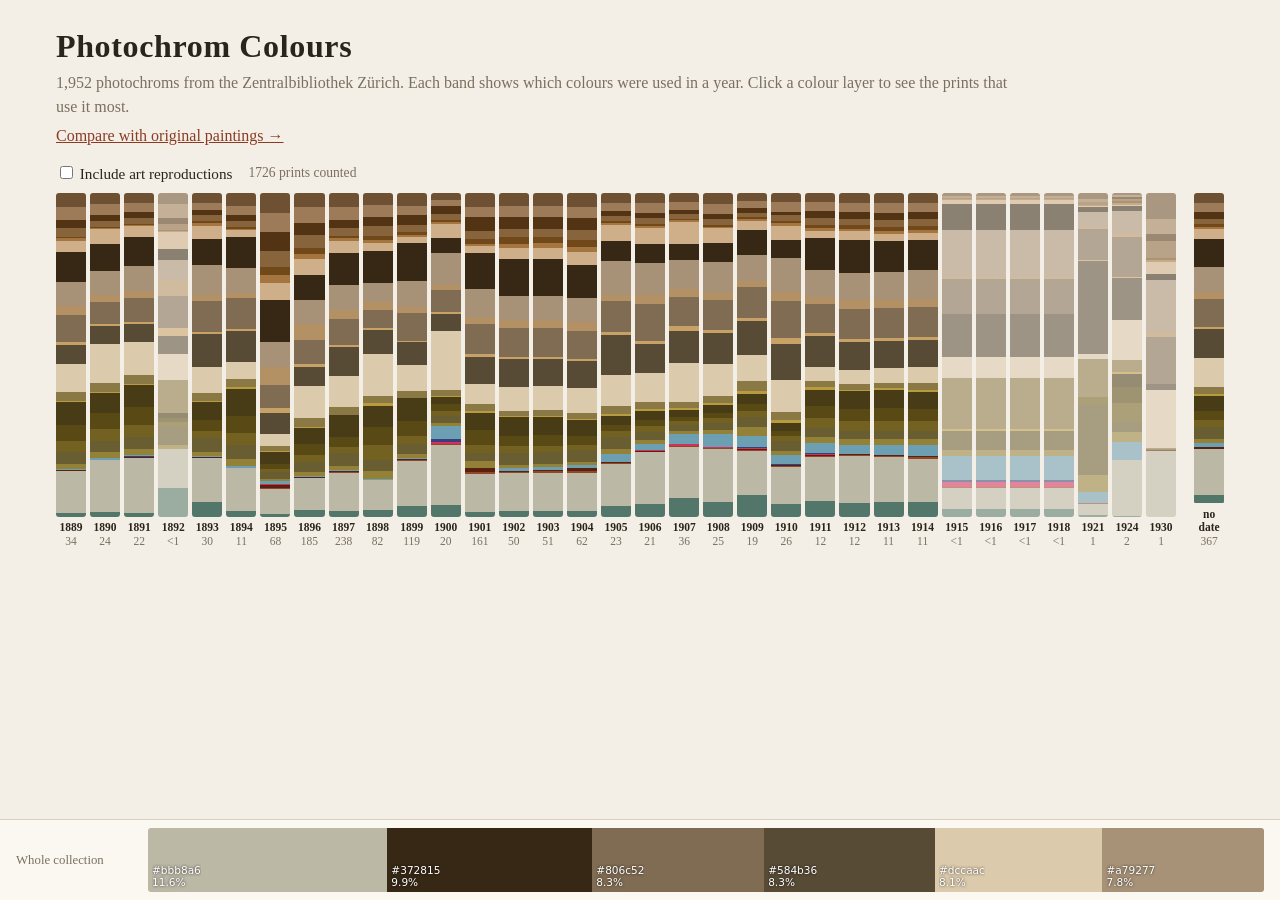
<file: site/index.html>
<!doctype html>
<html lang="en">
<head>
  <meta charset="utf-8">
  <meta name="viewport" content="width=device-width, initial-scale=1">
  <title>Photochrom Colours</title>
  <link rel="stylesheet" href="style.css">
</head>
<body>
  <header>
    <h1>Photochrom Colours</h1>
    <p class="lede">1,952 photochroms from the Zentralbibliothek Zürich. Each band shows which colours were used in a year. Click a colour layer to see the prints that use it most.</p>
    <nav><a href="compare.html">Compare with original paintings →</a></nav>
  </header>

  <main>
    <section class="controls">
      <label><input type="checkbox" id="includeArt"> Include art reproductions</label>
      <span id="status"></span>
    </section>

    <section id="bands" class="bands" aria-label="Colour bands by year"></section>

    <section id="results" class="results" hidden>
      <h2 id="resultsTitle"></h2>
      <div id="thumbs" class="thumbs"></div>
    </section>

    <section id="detail" class="detail" hidden></section>
  </main>

  <footer class="palette-bar">
    <div id="paletteLabel" class="palette-label"></div>
    <div id="palette" class="palette"></div>
  </footer>

  <script type="module" src="app.js"></script>
</body>
</html>
</file>
<file: site/style.css>
:root {
  --bg: #f4efe6;
  --ink: #2a241c;
  --muted: #7a6f60;
  --line: #d8cfbf;
  --accent: #8a3b24;
  --card: #fbf8f2;
  font-family: "Iowan Old Style", "Palatino Linotype", Georgia, "Hiragino Mincho ProN", serif;
}
@media (prefers-color-scheme: dark) {
  :root { --bg: #1d1a16; --ink: #ece4d6; --muted: #a39886; --line: #3a342c; --accent: #e08a68; --card: #26221d; }
}
* { box-sizing: border-box; } [hidden] { display: none !important; }
body { margin: 0; background: var(--bg); color: var(--ink); padding-bottom: 96px; }
header, main { max-width: 1200px; margin: 0 auto; padding: 0 16px; }
header { padding-top: 28px; }
h1 { font-size: 2rem; margin: 0 0 6px; letter-spacing: .02em; }
.lede { color: var(--muted); margin: 0 0 8px; max-width: 60em; line-height: 1.5; }
nav a, a { color: var(--accent); }
.controls { display: flex; gap: 16px; align-items: center; margin: 18px 0 10px; font-size: .95rem; }
#status { color: var(--muted); font-size: .85rem; }

.bands { display: flex; gap: 4px; height: 360px; align-items: stretch; overflow-x: auto; padding-bottom: 4px; }
.band { flex: 1 0 28px; display: flex; flex-direction: column; min-width: 28px; }
.band.undated { margin-left: 14px; }
.band .stack { flex: 1; display: flex; flex-direction: column; border-radius: 3px; overflow: hidden; }
.band .layer { cursor: pointer; transition: filter .1s; }
.band .layer:hover { filter: brightness(1.15); }
.band .layer.selected { outline: 2px solid var(--ink); outline-offset: -2px; }
.band .label { text-align: center; font-size: .72rem; line-height: 1.2; padding-top: 4px; color: var(--muted); }
.band .label b { display: block; color: var(--ink); font-weight: 600; }
.band.sparse .stack { opacity: .55; }

.results { margin-top: 22px; }
.results h2 { font-size: 1.1rem; display: flex; align-items: center; gap: 8px; }
.results h2 .chip { width: 18px; height: 18px; border-radius: 3px; display: inline-block; }
.thumbs { display: flex; flex-wrap: wrap; gap: 8px; }
.thumbs button { border: 0; padding: 0; background: none; cursor: pointer; position: relative; }
.thumbs img { height: 110px; min-width: 140px; max-width: 200px; object-fit: cover; display: block; border-radius: 2px; background: var(--line); }
.thumbs .pct { position: absolute; right: 3px; bottom: 3px; background: rgba(0,0,0,.6); color: #fff; font: .7rem system-ui; padding: 1px 4px; border-radius: 2px; }

.detail { margin-top: 22px; display: grid; grid-template-columns: minmax(0, 3fr) minmax(240px, 2fr); gap: 20px; background: var(--card); border: 1px solid var(--line); padding: 16px; border-radius: 4px; }
.detail img { width: 100%; display: block; }
.detail h3 { margin: 0 0 6px; font-size: 1.15rem; }
.detail dl { display: grid; grid-template-columns: auto 1fr; gap: 4px 12px; font-size: .9rem; margin: 10px 0; }
.detail dt { color: var(--muted); }
.detail .palette { height: 56px; margin: 10px 0; }
@media (max-width: 720px) { .detail { grid-template-columns: 1fr; } .bands { height: 260px; } }

.palette-bar { position: fixed; left: 0; right: 0; bottom: 0; background: var(--card); border-top: 1px solid var(--line); padding: 8px 16px; display: flex; gap: 12px; align-items: center; }
.palette-label { font-size: .8rem; color: var(--muted); min-width: 120px; max-width: 220px; }
.palette { flex: 1; display: flex; height: 64px; border-radius: 3px; overflow: hidden; }
.swatch { position: relative; min-width: 0; }
.swatch span { position: absolute; left: 4px; bottom: 3px; font: .66rem/1.2 system-ui; color: #fff; text-shadow: 0 0 3px rgba(0,0,0,.8); white-space: nowrap; overflow: hidden; }

/* compare view */
.compare { display: grid; grid-template-columns: 220px minmax(0, 1fr); gap: 16px; margin-top: 16px; }
.compare .list { display: flex; flex-direction: column; gap: 8px; max-height: 70vh; overflow-y: auto; }
.compare .list button { display: flex; gap: 8px; align-items: center; text-align: left; border: 1px solid var(--line); background: var(--card); color: var(--ink); padding: 4px; cursor: pointer; font: inherit; font-size: .8rem; border-radius: 3px; }
.compare .list button.active { border-color: var(--accent); }
.compare .list img { width: 56px; height: 44px; object-fit: cover; flex: none; }
.stage { position: relative; height: 70vh; background: #111; overflow: hidden; border-radius: 4px; touch-action: none; user-select: none; }
.stage img { position: absolute; left: 50%; top: 50%; max-width: 90%; max-height: 90%; transform-origin: center; pointer-events: none; }
.stage #painting { transform: translate(-50%, -50%); }
.stage #overlay { cursor: move; pointer-events: auto; }
.stage-tools { display: flex; gap: 16px; align-items: center; flex-wrap: wrap; margin: 10px 0; font-size: .9rem; }
.stage-tools input[type=range] { width: 200px; }
.compare-palettes { display: grid; grid-template-columns: auto 1fr; gap: 6px 12px; align-items: center; font-size: .85rem; }
.compare-palettes .palette { height: 40px; }
@media (max-width: 720px) { .compare { grid-template-columns: 1fr; } .compare .list { flex-direction: row; overflow-x: auto; } }
</file>
